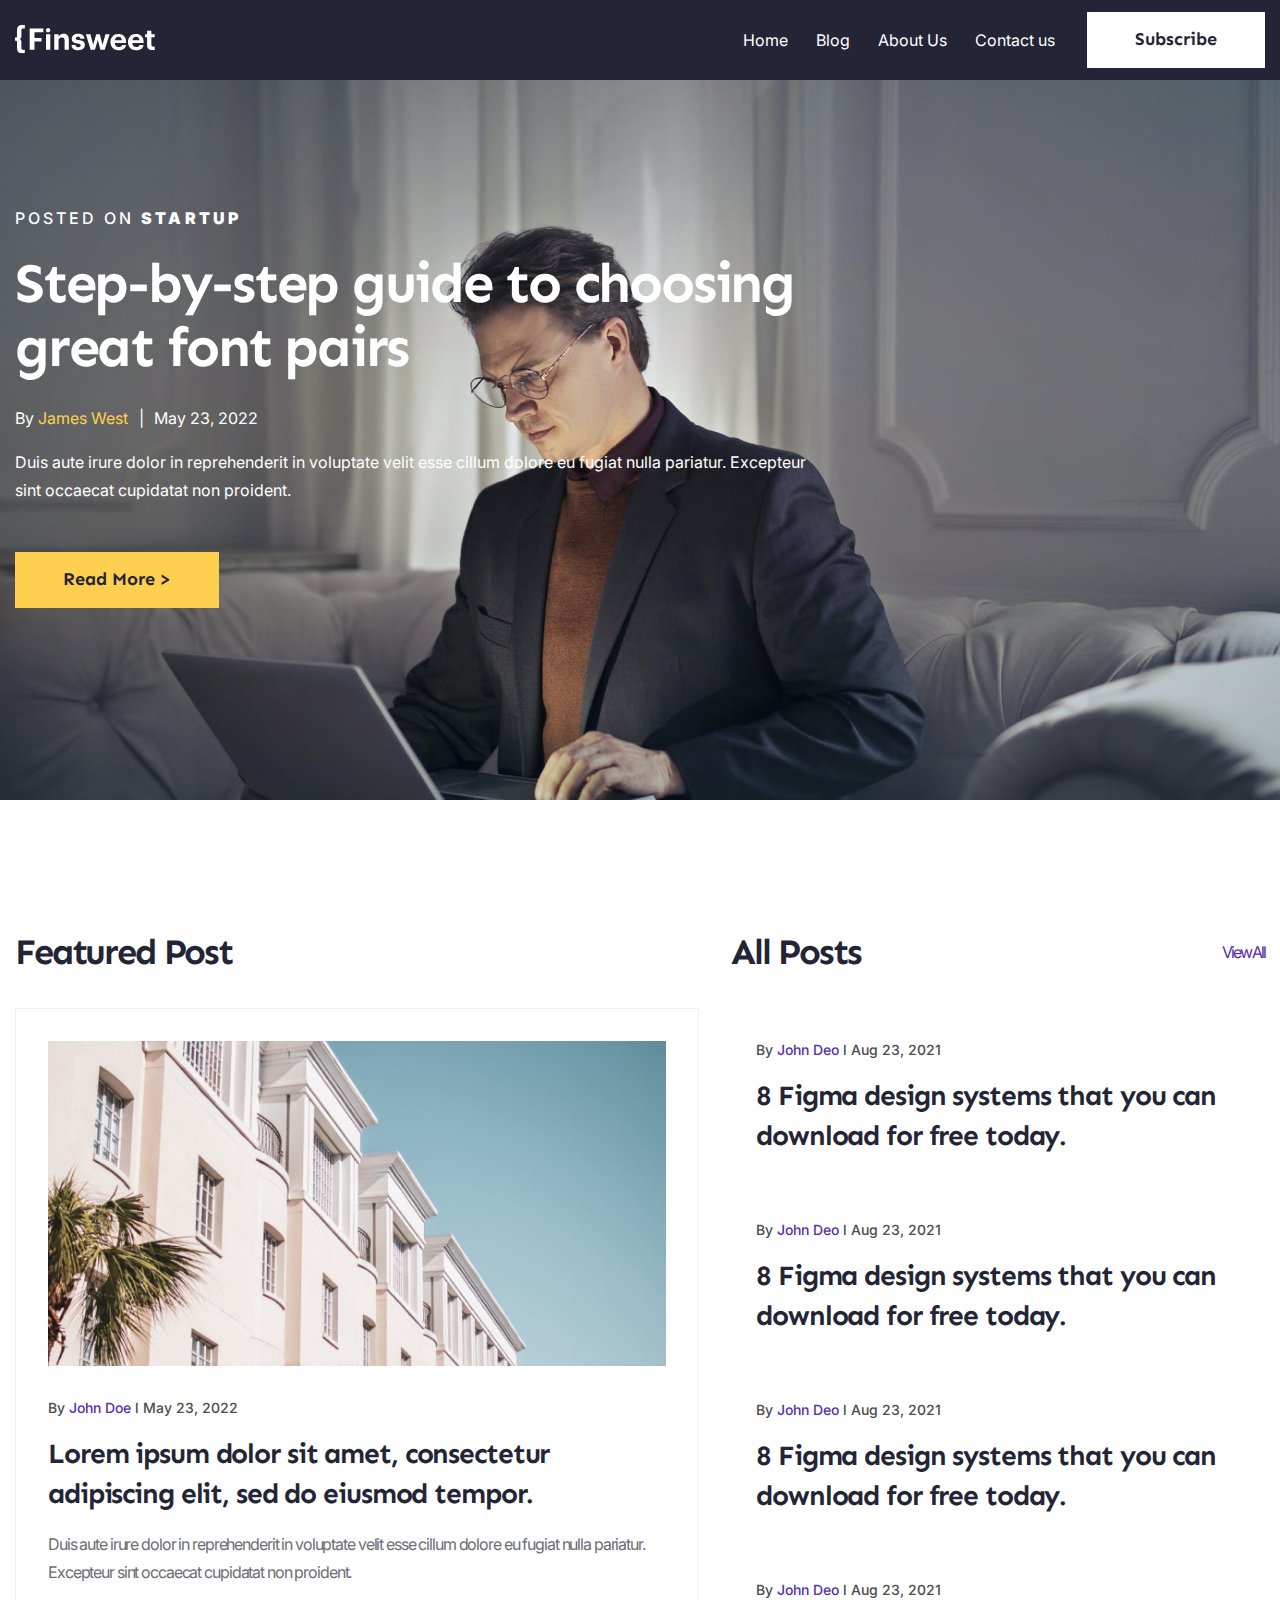
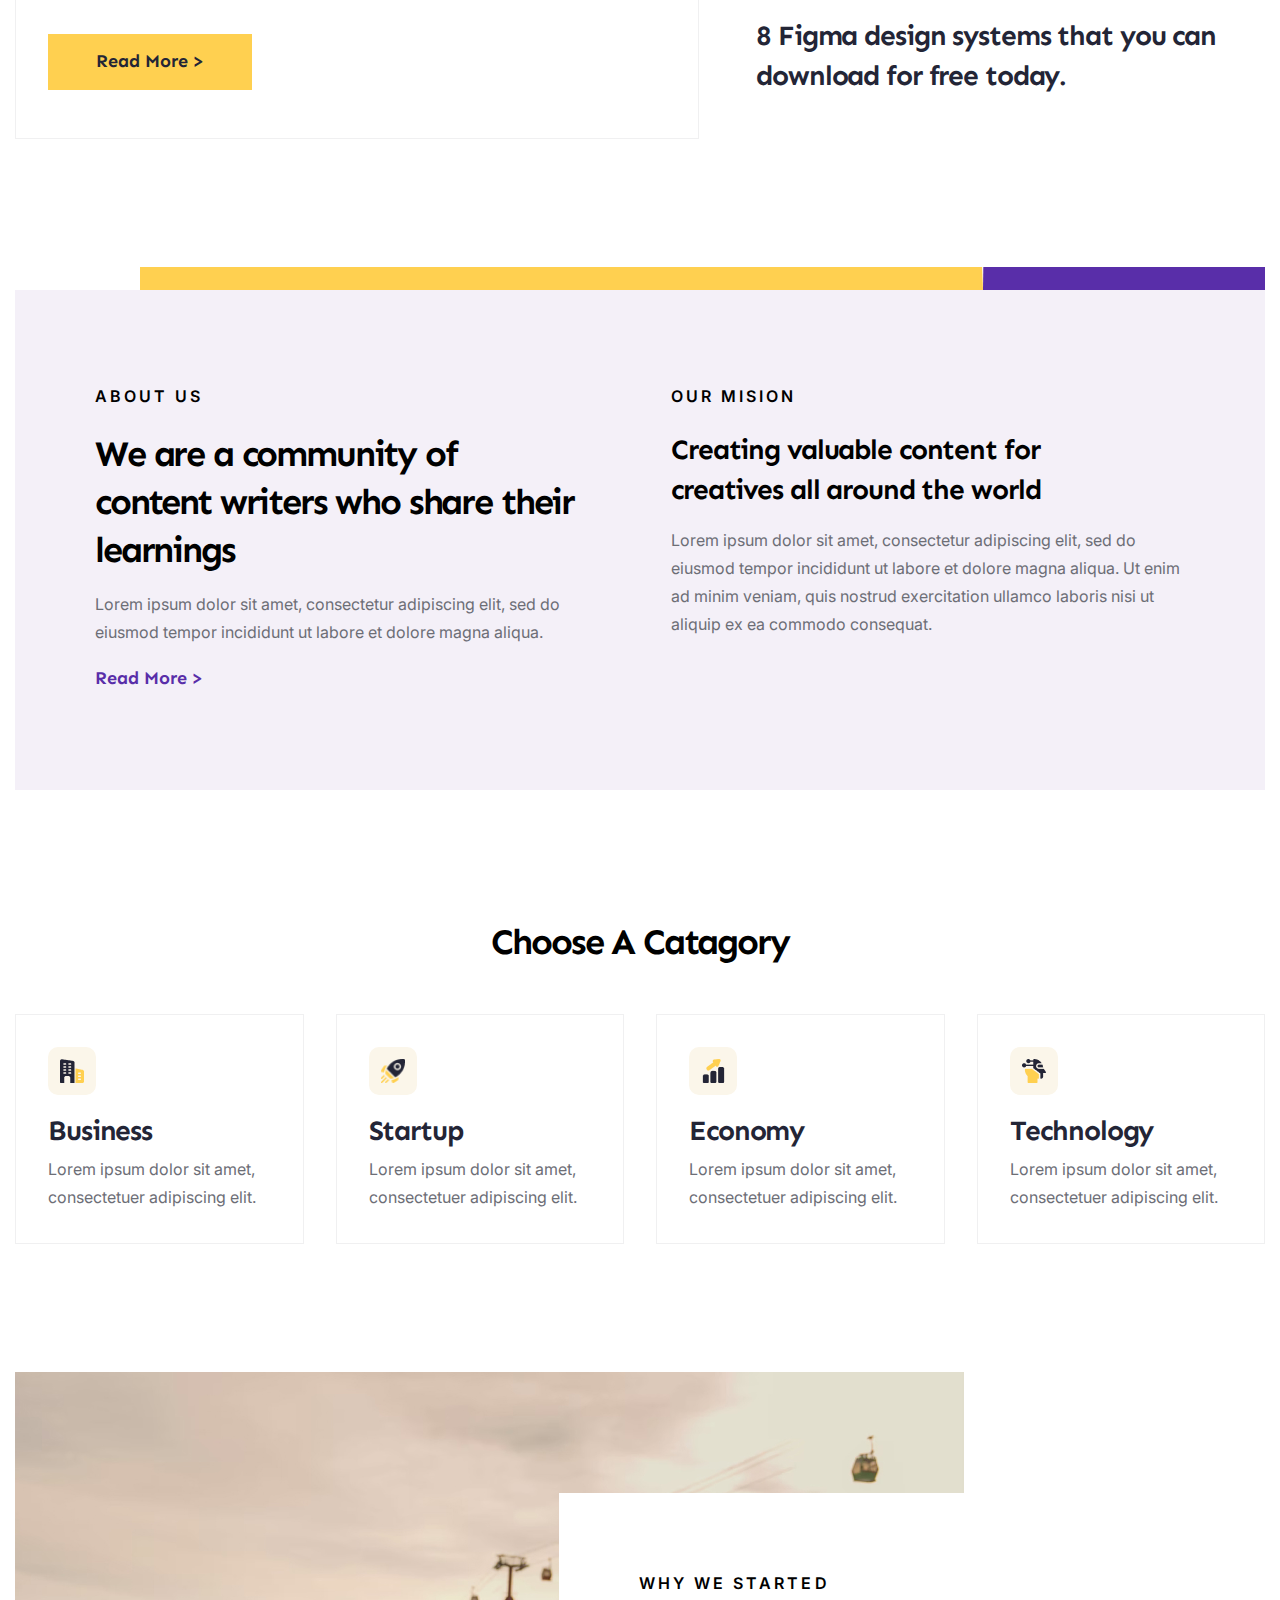
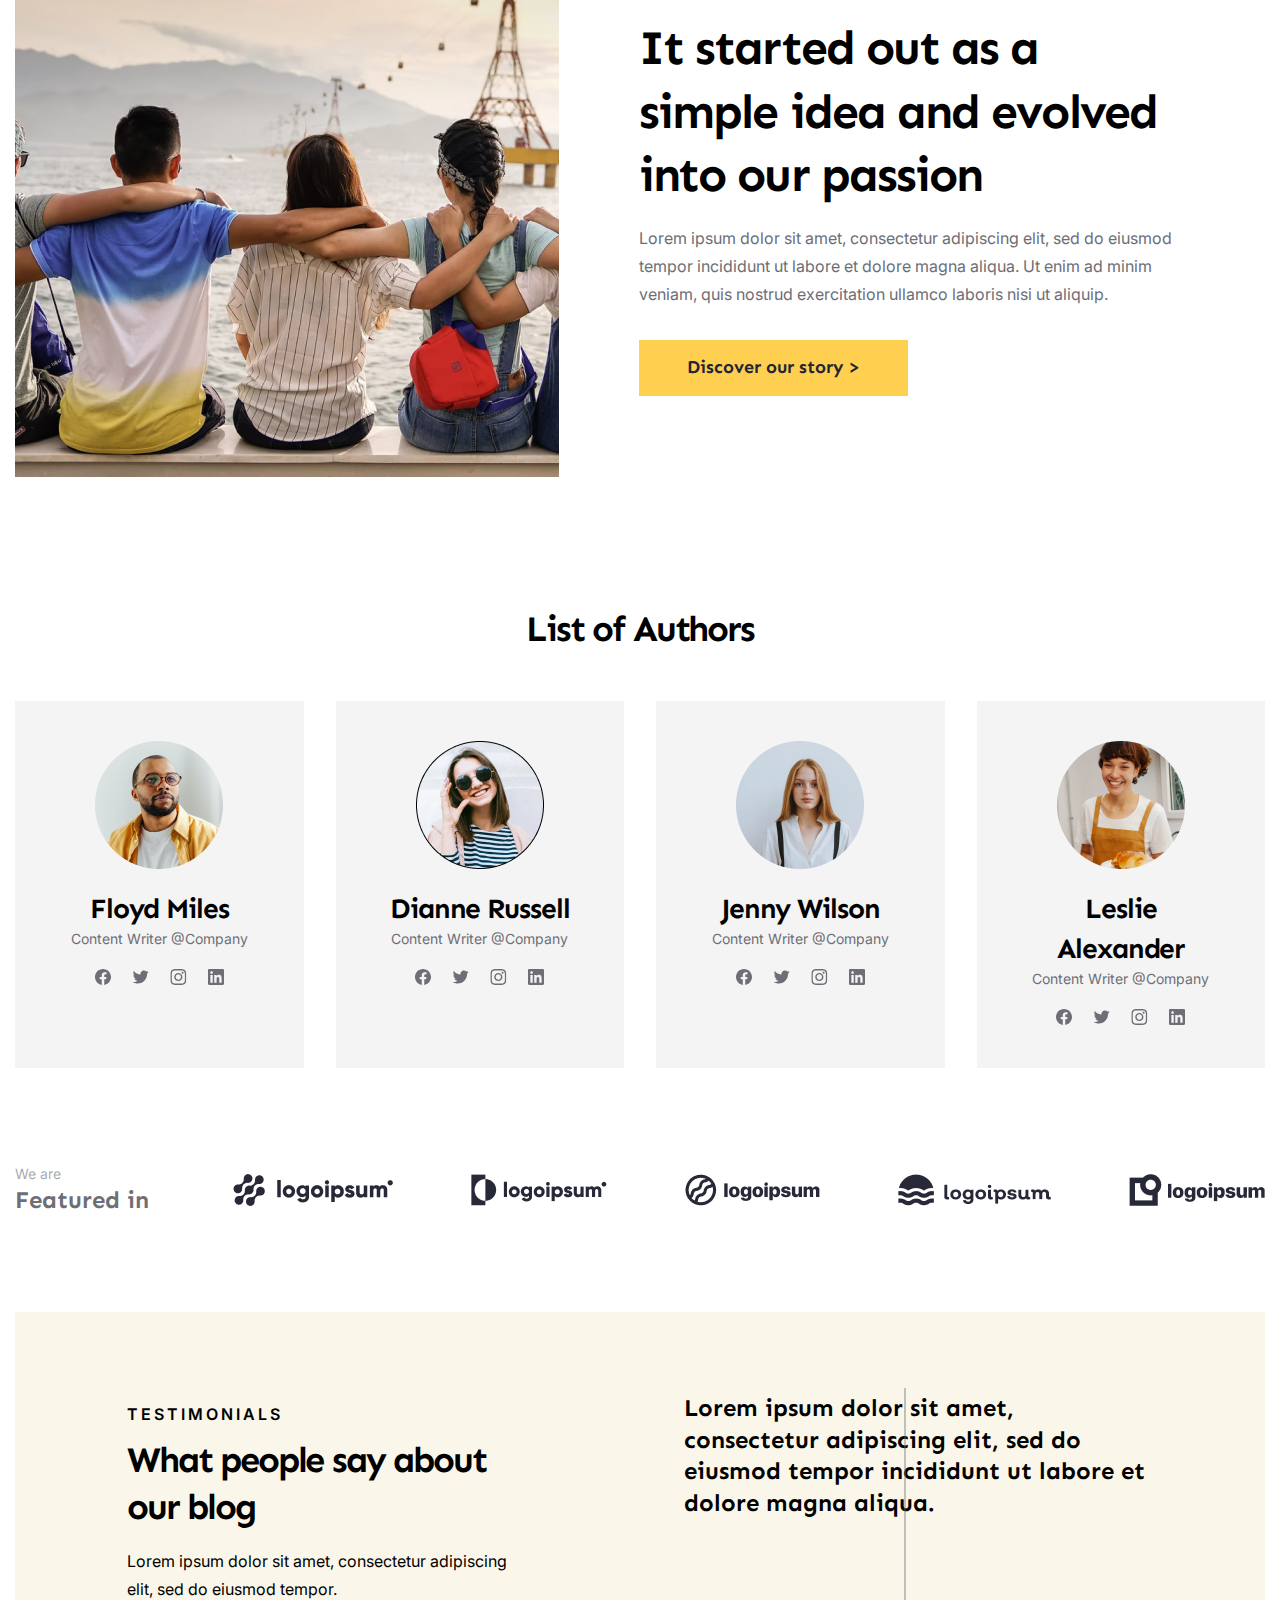
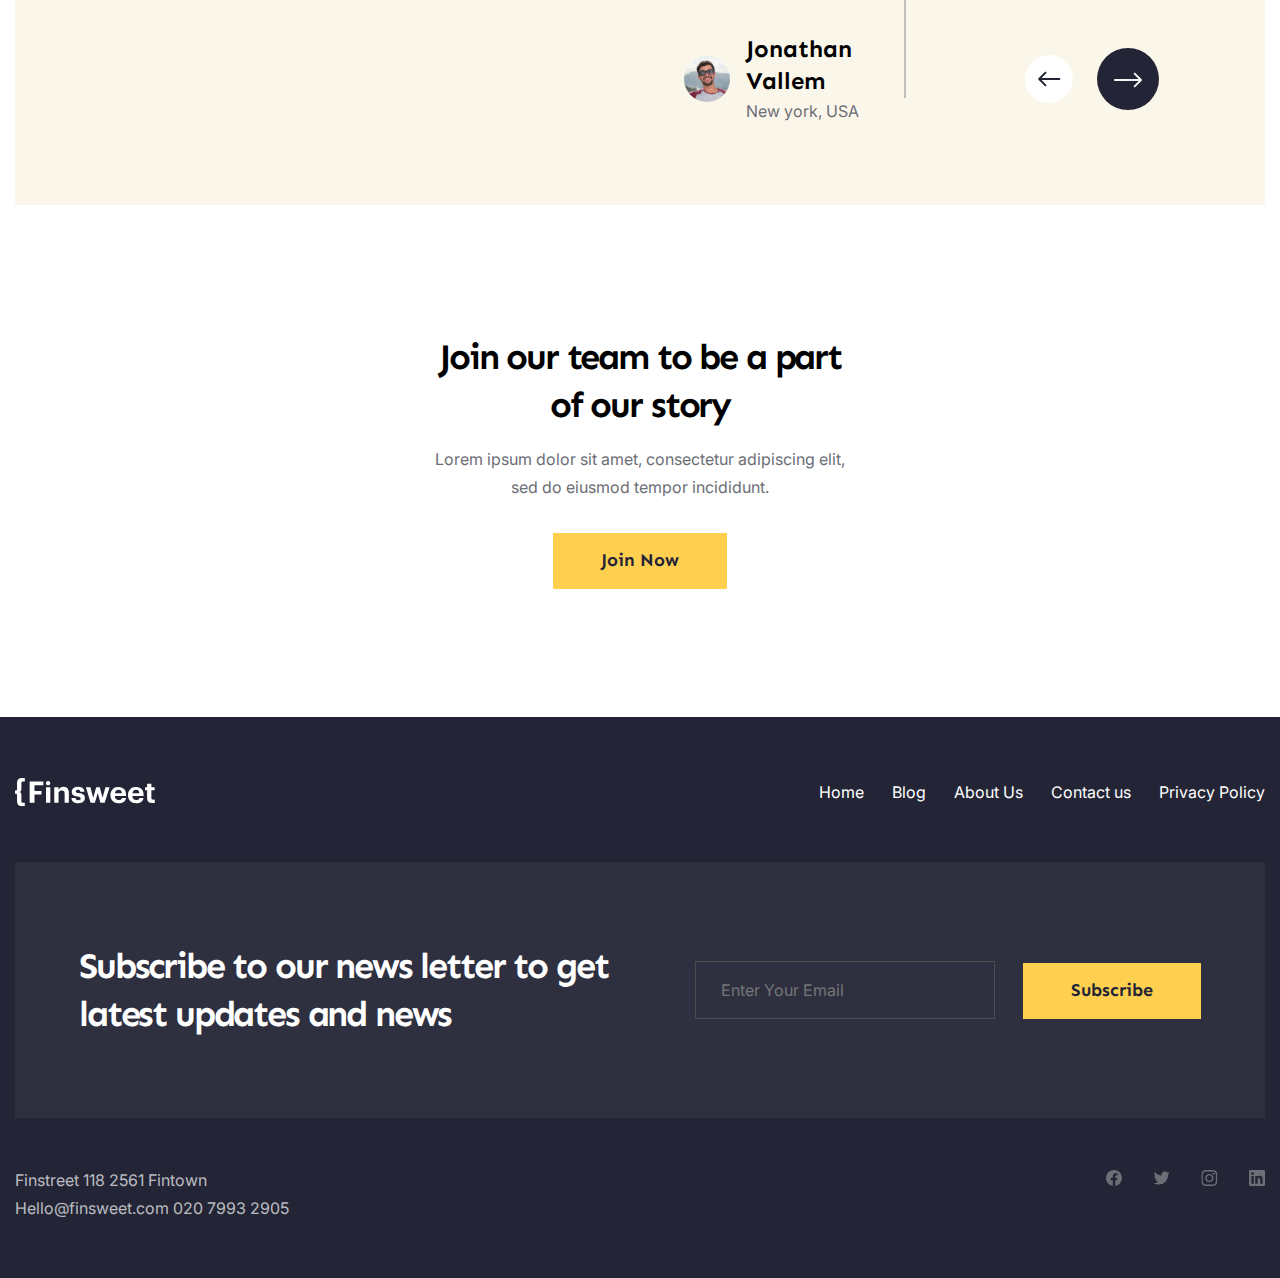
<file: index.html>
<!DOCTYPE html>
<html lang="en">

<head>
	<meta charset="UTF-8">
	<meta name="viewport" content="width=device-width, initial-scale=1.0">
	<title>Finsweet | Home</title>
	<link href="https://fonts.googleapis.com/css?family=Inter:regular,500,600,900&display=swap" rel="stylesheet" />
	<link href="https://fonts.googleapis.com/css?family=Sen:700&display=swap" rel="stylesheet" />
	<link rel="stylesheet" href="./css/main.css">
</head>

<body>
	<header class="header">
		<div class="container">
			<div class="header__navbar">
				<div class="header__logo">
					<img src="./img/logo.svg" alt="Header Logo">
				</div>
				<div class="header__navlist">
					<ul>
						<li class="navitem"><a href="#!">Home</a></li>
						<li class="navitem"><a href="#!">Blog</a></li>
						<li class="navitem"><a href="#!">About Us</a></li>
						<li class="navitem"><a href="#!">Contact us</a></li>
					</ul>
					<div class="header__navbtn">
						<a href="#!">Subscribe</a>
					</div>
				</div>
			</div>
		</div>
	</header>
	<main>
		<section>
			<div class="hero">
				<div class="container">
					<div class="hero__info">
						<div class="hero__head">
							<p>Posted on <span>startup</span></p>
						</div>
						<h1 class="hero__title">Step-by-step guide to choosing great font pairs</h1>
						<div class="hero__subtitle">
							<p class="hero__author">By <span>James West</span></p> |
							<p class="hero__date">May 23, 2022</p>
						</div>
						<p class="hero__desc">Duis aute irure dolor in reprehenderit in voluptate velit esse cillum
							dolore eu fugiat nulla pariatur. Excepteur sint occaecat cupidatat non proident.</p>
						<a href="#!" class="button">Read More ></a>
					</div>
				</div>
			</div>
		</section>
		<section>
			<div class="container">
				<div class="featured-posts">
					<div class="featured-post__item">
						<h2 class="featured-post__title">Featured Post</h2>
						<div class="featured-post__wrapper">
							<img src="./img/featured-post-img.jpg" alt="Featured post image">
							<div class="featured-post__name-date">
								<p>By <span>John Doe</span> l May 23, 2022</p>
							</div>
							<div class="featured-post__info">
								<h3>Lorem ipsum dolor sit amet, consectetur adipiscing elit, sed do eiusmod tempor.</h3>
								<p>Duis aute irure dolor in reprehenderit in voluptate velit esse cillum dolore eu
									fugiat nulla pariatur. Excepteur sint occaecat cupidatat non proident.</p>
							</div>
							<a href="#!" class="button">Read More ></a>
						</div>
					</div>
					<div class="all-posts">
						<div class="all-posts__title featured-post__title">
							<h2>All Posts</h2>
							<a href="#!">View All</a>
						</div>
						<div class="all-posts__items">
							<a href="#!" class="all-posts__item">
								<div class="item__name-date">
									<p>By <span>John Deo</span> l Aug 23, 2021 </p>
								</div>
								<div class="item__title">
									<p>8 Figma design systems that you can download for free today.</p>
								</div>
							</a>
							<a href="#!" class="all-posts__item">
								<div class="item__name-date">
									<p>By <span>John Deo</span> l Aug 23, 2021 </p>
								</div>
								<div class="item__title">
									<p>8 Figma design systems that you can download for free today.</p>
								</div>
							</a>
							<a href="#!" class="all-posts__item">
								<div class="item__name-date">
									<p>By <span>John Deo</span> l Aug 23, 2021 </p>
								</div>
								<div class="item__title">
									<p>8 Figma design systems that you can download for free today.</p>
								</div>
							</a>
							<a href="#!" class="all-posts__item">
								<div class="item__name-date">
									<p>By <span>John Deo</span> l Aug 23, 2021 </p>
								</div>
								<div class="item__title">
									<p>8 Figma design systems that you can download for free today.</p>
								</div>
							</a>
						</div>
					</div>
				</div>
			</div>
		</section>
		<section>
			<div class="about">
				<div class="container">
					<div class="about__pattern">
						<div class="pattern__yellow"><img src="./img/pattern-yellow.svg" alt=""></div>
						<div class="pattern__purple"><img src="./img/pattern-purple.svg" alt=""></div>
					</div>
					<div class="about__row">
						<div class="about__info">
							<div class="about__names">ABOUT US</div>
							<h2 class="about__title">We are a community of <br> content writers who share their
								learnings</h2>
							<p class="about__text">Lorem ipsum dolor sit amet, consectetur adipiscing elit, sed do
								eiusmod tempor incididunt ut labore et dolore magna aliqua.</p>
							<a href="#!">Read More ></a>
						</div>
						<div class="about__mission">
							<div class="about__names">Our mision</div>
							<h2 class="about__title--mission">Creating valuable content for <br> creatives all around
								the world</h2>
							<p class="about__text">Lorem ipsum dolor sit amet, consectetur adipiscing elit, sed do
								eiusmod tempor incididunt ut labore et dolore magna aliqua. Ut enim ad minim veniam,
								quis nostrud exercitation ullamco laboris nisi ut aliquip ex ea commodo consequat.</p>
						</div>
					</div>
				</div>
			</div>
		</section>
		<section>
			<div class="catagory">
				<div class="container">
					<h2 class="catagory__title">Choose A Catagory</h2>
					<div class="catagory__row">
						<a href="#!" class="catagory__item">
							<img src="./img/category-01.png" alt="" class="item__icon">
							<h2 class="item__title">Business</h2>
							<p class="item__desc">Lorem ipsum dolor sit amet, consectetuer adipiscing elit.</p>
						</a>
						<a href="#!" class="catagory__item">
							<img src="./img/category-02.png" alt="" class="item__icon--shuttle">
							<h2 class="item__title">Startup</h2>
							<p class="item__desc">Lorem ipsum dolor sit amet, consectetuer adipiscing elit.</p>
						</a>
						<a href="#!" class="catagory__item">
							<img src="./img/category-03.png" alt="" class="item__icon">
							<h2 class="item__title">Economy</h2>
							<p class="item__desc">Lorem ipsum dolor sit amet, consectetuer adipiscing elit.</p>
						</a>
						<a href="#!" class="catagory__item">
							<img src="./img/category-04.png" alt="" class="item__icon">
							<h2 class="item__title">Technology</h2>
							<p class="item__desc">Lorem ipsum dolor sit amet, consectetuer adipiscing elit.</p>
						</a>
					</div>
				</div>
			</div>
		</section>
		<section>
			<div class="container">
				<div class="special-post">
					<div class="special-post__content">
						<h2 class="special-post__title">Why we started</h2>
						<p class="special-post__text">It started out as a simple idea and evolved into our passion</p>
						<p class="special-post__desc">Lorem ipsum dolor sit amet, consectetur adipiscing elit, sed do
							eiusmod tempor incididunt ut labore et dolore magna aliqua. Ut enim ad minim veniam, quis
							nostrud exercitation ullamco laboris nisi ut aliquip.</p>
						<a href="#!" class="button">Discover our story ></a>
					</div>
				</div>
			</div>
		</section>
		<section>
			<div class="authors">
				<div class="container">
					<h2 class="authors__title">List of Authors</h2>
					<div class="authors__row">
						<div class="authors__item">
							<div class="item__avatar">
								<img src="./img/author-01.png" alt="">
							</div>
							<p class="item__name">Floyd Miles</p>
							<p class="item__profession">Content Writer @Company</p>
							<div class="item__socials">
								<a href="#!"><img src="./img/facebook.svg" alt=""></a>
								<a href="#!"><img src="./img/twitter.svg" alt=""></a>
								<a href="#!"><img src="./img/instagram.svg" alt=""></a>
								<a href="#!"><img src="./img/linkedin.svg" alt=""></a>
							</div>
						</div>
						<div class="authors__item">
							<div class="item__avatar">
								<img src="./img/author-02.png" alt="">
							</div>
							<p class="item__name">Dianne Russell</p>
							<p class="item__profession">Content Writer @Company</p>
							<div class="item__socials">
								<a href="#!"><img src="./img/facebook.svg" alt=""></a>
								<a href="#!"><img src="./img/twitter.svg" alt=""></a>
								<a href="#!"><img src="./img/instagram.svg" alt=""></a>
								<a href="#!"><img src="./img/linkedin.svg" alt=""></a>
							</div>
						</div>
						<div class="authors__item">
							<div class="item__avatar">
								<img src="./img/author-03.png" alt="">
							</div>
							<p class="item__name">Jenny Wilson</p>
							<p class="item__profession">Content Writer @Company</p>
							<div class="item__socials">
								<a href="#!"><img src="./img/facebook.svg" alt=""></a>
								<a href="#!"><img src="./img/twitter.svg" alt=""></a>
								<a href="#!"><img src="./img/instagram.svg" alt=""></a>
								<a href="#!"><img src="./img/linkedin.svg" alt=""></a>
							</div>
						</div>
						<div class="authors__item">
							<div class="item__avatar">
								<img src="./img/author-04.png" alt="">
							</div>
							<p class="item__name">Leslie Alexander</p>
							<p class="item__profession">Content Writer @Company</p>
							<div class="item__socials">
								<a href="#!"><img src="./img/facebook.svg" alt=""></a>
								<a href="#!"><img src="./img/twitter.svg" alt=""></a>
								<a href="#!"><img src="./img/instagram.svg" alt=""></a>
								<a href="#!"><img src="./img/linkedin.svg" alt=""></a>
							</div>
						</div>
					</div>
				</div>
			</div>
		</section>
		<section>
			<div class="logo-component">
				<div class="container">
					<div class="components">
						<div class="logo-component__title">
							<p>We are</p>
							<p>Featured in</p>
						</div>
						<div class="logo-component__wrapper">
							<img src="./img/logo-01.png" alt="">
							<img src="./img/logo-02.png" alt="">
							<img src="./img/logo-03.png" alt="">
							<img src="./img/logo-04.png" alt="">
							<img src="./img/logo-05.png" alt="">
						</div>
					</div>
				</div>
			</div>
		</section>
		<section>
			<div class="testimonials">
				<div class="container">
					<div class="testimonials__content">
						<div class="testimonials__heading">
							<h2 class="heading__title">TESTIMONIALs</h2>
							<p class="heading__subtitle">What people say about our blog</p>
							<p class="heading__text">Lorem ipsum dolor sit amet, consectetur adipiscing elit, sed do
								eiusmod tempor.</p>
						</div>
						<div class="testimonials__messages">
							<div class="messages__text">Lorem ipsum dolor sit amet, consectetur adipiscing elit, sed do
								<br> eiusmod tempor incididunt ut labore et dolore magna aliqua.
							</div>
							<div class="messages__profile">
								<div class="profile__avatar">
									<img src="./img/profile-avatar.svg" alt="">
								</div>
								<div class="profile__info">
									<div class="profile__name">Jonathan Vallem</div>
									<div class="profile__country">New york, USA</div>
								</div>
								<div class="profile__nav">
									<img src="./img/button-back.svg" alt="">
									<img src="./img/button-next.svg" alt="">
								</div>
							</div>
						</div>
					</div>
					<div class="testimonials__line"></div>
				</div>
			</div>
		</section>
		<section>
			<div class="join">
				<h2 class="join__title">Join our team to be a part of our story</h2>
				<p class="join__text">Lorem ipsum dolor sit amet, consectetur adipiscing elit, sed do eiusmod tempor
					incididunt.</p>
				<a href="#!" class="button">Join Now</a>
			</div>
		</section>
	</main>
	<footer class="footer">
		<div class="container">
			<div class="footer__navbar">
				<div class="footer__logo">
					<img src="./img/logo.svg" alt="Footer Logo">
				</div>
				<div class="footer__navlist">
					<ul>
						<li class="navitem"><a href="#!">Home</a></li>
						<li class="navitem"><a href="#!">Blog</a></li>
						<li class="navitem"><a href="#!">About Us</a></li>
						<li class="navitem"><a href="#!">Contact us</a></li>
						<li class="navitem"><a href="#!">Privacy Policy</a></li>
					</ul>
				</div>
			</div>
			<div class="footer__cta">
				<p class="cta__text">
					Subscribe to our news letter to get <br> latest updates and news
				</p>
				<form action="#" class="cta__form">
					<input placeholder="Enter Your Email" type="email" class="form__input"></input>
					<button class="footer__button" type="submit">Subscribe</button>
				</form>
			</div>
			<div class="footer__contacts">
				<div class="contacts__info">
					<p>Finstreet 118 2561 Fintown</p>
					<p>Hello@finsweet.com 020 7993 2905</p>
				</div>
				<div class="contacts__socials">
					<a href="#!"><img src="./img/facebook.svg" alt=""></a>
					<a href="#!"><img src="./img/twitter.svg" alt=""></a>
					<a href="#!"><img src="./img/instagram.svg" alt=""></a>
					<a href="#!"><img src="./img/linkedin.svg" alt=""></a>
				</div>
			</div>
		</div>
	</footer>
</body>

</html>
</file>
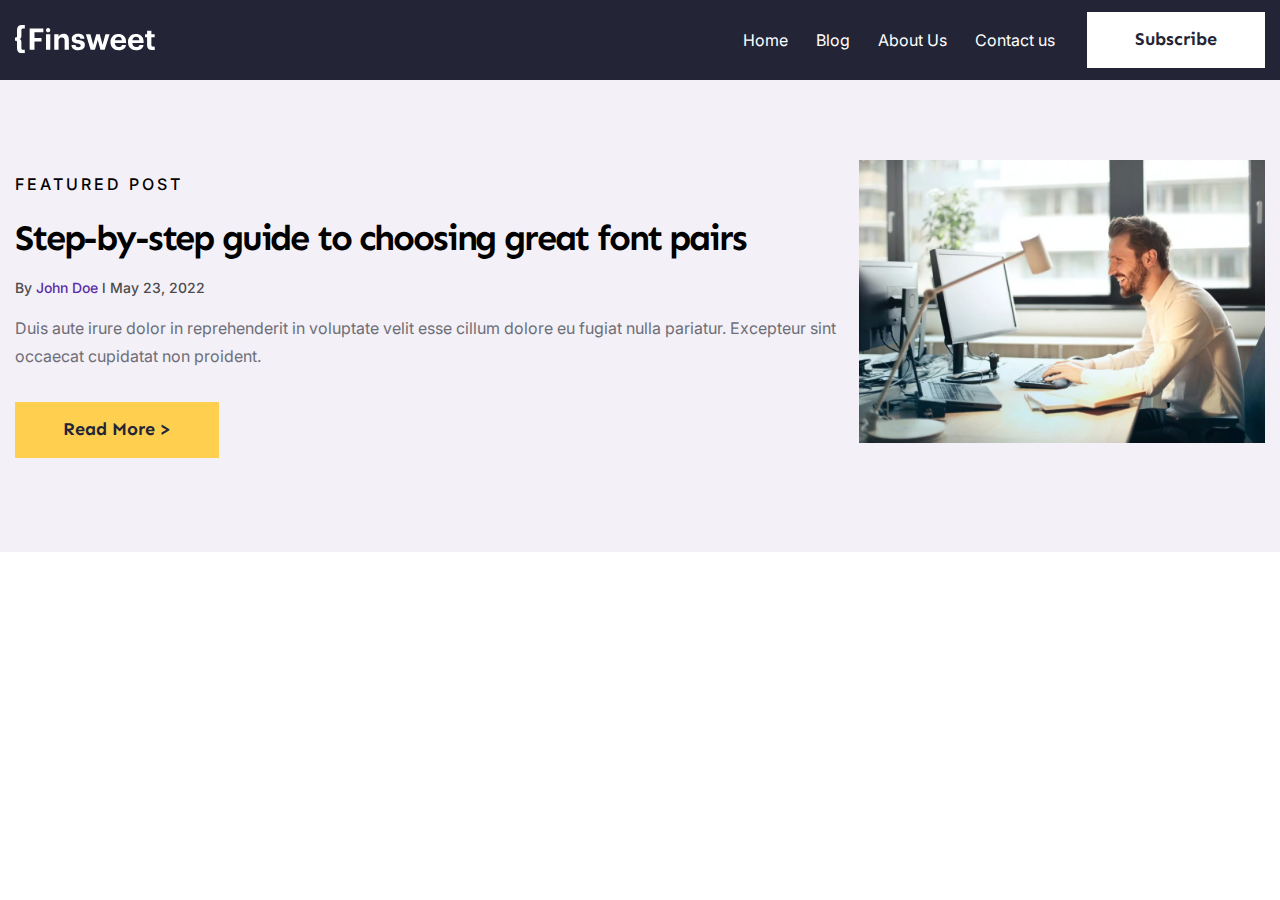
<file: blog.html>
<!DOCTYPE html>
<html lang="en">

<head>
	<meta charset="UTF-8">
	<meta name="viewport" content="width=device-width, initial-scale=1.0">
	<title>Finsweet | Blog</title>
	<link href="https://fonts.googleapis.com/css?family=Inter:regular,500,600,900&display=swap" rel="stylesheet" />
	<link href="https://fonts.googleapis.com/css?family=Sen:700&display=swap" rel="stylesheet" />
	<link rel="stylesheet" href="./css/main.css">
</head>

<body>
	<header class="header">
		<div class="container">
			<div class="header__navbar">
				<div class="header__logo">
					<img src="./img/logo.svg" alt="Header Logo">
				</div>
				<div class="header__navlist">
					<ul>
						<li class="navitem"><a href="#!">Home</a></li>
						<li class="navitem"><a href="#!">Blog</a></li>
						<li class="navitem"><a href="#!">About Us</a></li>
						<li class="navitem"><a href="#!">Contact us</a></li>
					</ul>
					<div class="header__navbtn">
						<a href="#!">Subscribe</a>
					</div>
				</div>
			</div>
		</div>
	</header>
	<main>
		<section class="blog-header">
			<div class="container">
				<div class="blog-header__wrapper">
					<div class="blog-header__content">
						<p class="content__name-category">Featured Post</p>
						<h2 class="content__title">Step-by-step guide to choosing great font pairs</h2>
						<div class="content__name-date">
							<p>By <span>John Doe</span> l May 23, 2022</p>
						</div>
						<p class="content__text">Duis aute irure dolor in reprehenderit in voluptate velit esse cillum
							dolore eu fugiat nulla pariatur. Excepteur sint occaecat cupidatat non proident.</p>
						<a href="#!" class="button">Read More ></a>
					</div>
					<div class="blog-header__image">
						<img src="./img/blog-header-img.jpg" alt="">
					</div>
				</div>
			</div>
		</section>
	</main>
</body>

</html>
</file>
<file: css/main.css>
/* Сброс стилей */
@import url(./reset.css);

/* Переменные шрифтов */
:root {
	--font-family: "Inter", sans-serif;
	--second-family: "Sen", sans-serif;
}

/* Переменные цветов */
:root {
	--black: #232536;
	--yellow: #ffd050;
	--dark-grey: #4c4c4c;
	--medium-grey: #6d6e76;
	--purple: #592ea9;
	--light: #fff;
	--light-yellow: #fbf6ea;
	--light-grey: #f4f4f4;
	--lavender: #f4f0f8;
}

body {
	font-family: var(--font-family);
	font-weight: 400;
	background: var(--light);
}

.container {
	margin: 0 auto;
	padding: 0 15px;
	max-width: 1310px;
}

.button {
	display: inline-block;
	padding: 16px 48px;
	background: var(--yellow);
	font-family: var(--second-family);
	font-weight: 700;
	font-size: 18px;
	line-height: 133%;
	color: var(--black);
	transition: background 0.2s ease-in;
}

.button:hover {
	background: #edc14a;
}

/* HEADER */

.header {
	background: var(--black);
}

.header__navbar {
	display: flex;
	justify-content: space-between;
	align-items: center;
}

.header__navlist {
	display: flex;
	align-items: center;
	column-gap: 32px;
}

.header__navlist ul li {
	display: inline-block;
}

.navitem {
	padding-right: 24px;
}

.navitem a {
	color: var(--light);
	font-size: 16px;
	line-height: 175%;
	transition: color 0.2s ease-in;
}

.navitem a:hover {
	color: var(--yellow);
}

.navitem:last-child {
	padding-right: 0;
}

.header__navbtn {
	margin: 12px 0;
	background: var(--light);
}

.header__navbtn:hover {
	background: var(--medium-grey);
}

.header__navbtn a {
	display: block;
	padding: 16px 48px;
	font-family: var(--second-family);
	font-weight: 700;
	font-size: 18px;
	line-height: 133%;
	color: var(--black);
	transition: color 0.2s ease-in;
}

.header__navbtn a:hover {
	color: var(--yellow);
}

/* Hero */

.hero {
	min-height: 720px;
	color: var(--light);
	font-size: 16px;
	background-image: url(./../img/header-bg.jpg);
	background-repeat: no-repeat;
	background-size: cover;
	background-position: center;
}

.hero__info {
	max-width: 804px;
	padding: 128px 0 192px;
	line-height: 175%;
}

.hero__head {
	font-weight: 500;
	line-height: 125%;
	letter-spacing: 0.19em;
	text-transform: uppercase;
}

.hero__head span {
	font-weight: 900;
}

.hero__title {
	margin-top: 24px;
	font-family: var(--second-family);
	font-weight: 700;
	font-size: 56px;
	line-height: 114%;
	letter-spacing: -0.04em;
}

.hero__subtitle {
	display: flex;
	justify-content: space-between;
	max-width: 243px;
	margin-top: 24px;
	font-weight: 400;
	line-height: 175%;
}

.hero__subtitle span {
	color: var(--yellow);
}

.hero__desc {
	margin-top: 16px;
	margin-bottom: 48px;
}

/* Featured Posts */

.featured-posts {
	display: flex;
	justify-content: space-between;
	margin-top: 128px;
	color: var(--black);
	column-gap: 32px;
}

.featured-post__item {
	max-width: 733px;
}

.featured-post__title {
	font-family: var(--second-family);
	font-weight: 700;
	font-size: 36px;
	line-height: 133%;
	letter-spacing: -0.06em;
}

.featured-post__wrapper {
	margin-top: 32px;
	padding: 32px 32px 48px 32px;
	border: 1px solid rgba(109, 110, 118, 0.1);
}

.featured-post__name-date {
	padding-top: 32px;
	font-family: var(--font-family);
	font-weight: 500;
	font-size: 14px;
	line-height: 143%;
	color: var(--dark-grey);
}

.featured-post__name-date span {
	color: var(--purple);
}

.featured-post__info {
	padding-top: 16px;
	font-family: var(--second-family);
	font-weight: 700;
	font-size: 28px;
	line-height: 143%;
	letter-spacing: -0.04em;
}

.featured-post__info p {
	padding-top: 16px;
	padding-bottom: 48px;
	font-family: var(--font-family);
	font-weight: 400;
	font-size: 16px;
	line-height: 175%;
	color: var(--medium-grey);
}

.all-posts__title {
	display: flex;
	justify-content: space-between;
	align-items: center;
}

.all-posts__title a {
	font-family: var(--font-family);
	font-weight: 400;
	font-size: 16px;
	line-height: 175%;
	color: var(--purple);
}

.all-posts__items {
	margin-top: 32px;
}

.all-posts__item {
	display: block;
	padding: 32px 25px 32px;
	color: var(--black);
	transition: background ease-in 0.2s;
}

.all-posts__item:hover,
.all-posts__item:active {
	background: var(--light-yellow);
}

.item__name-date {
	font-weight: 500;
	font-size: 14px;
	line-height: 143%;
	color: var(--dark-grey);
}

.item__name-date span {
	color: var(--purple);
}

.item__title {
	padding-top: 8px;
	font-family: var(--second-family);
	font-weight: 700;
	font-size: 24px;
	line-height: 133%;
}

/* About */

.about {
	margin-top: 128px;
}

.about__pattern {
	display: flex;
	justify-content: end;
}

.about__row {
	display: flex;
	justify-content: space-between;
	column-gap: 61px;
	padding: 96px 108px 96px 80px;
	background: var(--lavender);
}

.about__info {
	flex: 0 0 515px;
}

.about__info a {
	display: inline-block;
	padding-top: 16px;
	font-family: var(--second-family);
	font-weight: 700;
	font-size: 18px;
	line-height: 178%;
	color: var(--purple);
}

.about__names {
	margin-bottom: 24px;
	font-weight: 600;
	font-size: 16px;
	line-height: 125%;
	letter-spacing: 0.19em;
	text-transform: uppercase;
}

.about__title {
	margin-bottom: 16px;
	font-family: var(--second-family);
	font-weight: 700;
	font-size: 36px;
	line-height: 133%;
	letter-spacing: -0.06em;
}

.about__title--mission {
	margin-bottom: 16px;
	font-family: var(--second-family);
	font-weight: 700;
	font-size: 28px;
	line-height: 143%;
	letter-spacing: -0.04em;
}

.about__text {
	font-family: var(--font-family);
	font-weight: 400;
	font-size: 16px;
	line-height: 175%;
	color: var(--medium-grey);
}

.about__mission {
	flex: 0 0 516px;
}

/* Catagory */

.catagory {
	margin-top: 128px;
}

.catagory__title {
	font-family: var(--second-family);
	font-weight: 700;
	font-size: 36px;
	line-height: 133%;
	letter-spacing: -0.06em;
	text-align: center;
}

.catagory__row {
	display: flex;
	column-gap: 32px;
	padding-top: 48px;
}

.catagory__item {
	padding: 32px;
	border: 1px solid rgba(109, 110, 118, 0.1);
	color: var(--black);
	transition: background ease-in 0.2s;
}

.catagory__item:hover,
.catagory__item:active {
	background: var(--yellow);
}

.item__icon {
	width: 48px;
	height: 48px;
	background: var(--light-yellow);
	border-radius: 10px;
}

.item__icon--shuttle {
	width: 48px;
	height: 48px;
	padding: 12px;
	background: var(--light-yellow);
	border-radius: 10px;
}

.item__title {
	padding-top: 16px;
	font-size: 28px;
	line-height: 143%;
	letter-spacing: -0.04em;
}

.item__desc {
	padding-top: 4px;
	font-family: var(--font-family);
	font-weight: 400;
	font-size: 16px;
	line-height: 175%;
	color: var(--medium-grey);
}

/* Special Post */

.special-post {
	margin-top: 128px;
	height: 705px;
	background-image: url(./../img/special-post-bg-img.jpg);
	background-repeat: no-repeat;
	position: relative;
}

.special-post__content {
	position: absolute;
	right: 0;
	bottom: 0;
	width: 706px;
	height: 584px;
	padding: 80px;
	background: var(--light);
}

.special-post__title {
	font-family: var(--font-family);
	font-weight: 600;
	font-size: 16px;
	line-height: 125%;
	letter-spacing: 0.19em;
	text-transform: uppercase;
}

.special-post__text {
	margin-top: 24px;
	font-family: var(--second-family);
	font-weight: 700;
	font-size: 48px;
	line-height: 133%;
	letter-spacing: -0.04em;
}

.special-post__desc {
	margin-top: 16px;
	margin-bottom: 32px;
	font-family: var(--font-family);
	font-weight: 400;
	font-size: 16px;
	line-height: 175%;
	color: var(--medium-grey);
}

/* Authors */

.authors {
	margin-top: 128px;
	font-family: var(--second-family);
	font-weight: 700;
}

.authors__title {
	font-size: 36px;
	line-height: 133%;
	letter-spacing: -0.06em;
	text-align: center;
}

.authors__row {
	display: flex;
	justify-content: space-between;
	column-gap: 32px;
	margin-top: 48px;
}

.authors__item {
	width: 296px;
	padding: 40px 43px;
	background: var(--light-grey);
	text-align: center;
}

.item__name {
	margin-top: 20px;
	font-size: 28px;
	line-height: 143%;
	letter-spacing: -0.04em;
}

.item__profession {
	font-family: var(--font-family);
	font-weight: 400;
	font-size: 14px;
	line-height: 143%;
	color: var(--medium-grey);
}

.item__socials {
	margin-top: 20px;
}

.item__socials a {
	margin-right: 16px;
}

.item__socials a:last-child {
	margin-right: 0;
}

/* Logo Component */

.logo-component {
	margin-top: 96px;
}

.components {
	display: flex;
	justify-content: space-between;
	align-items: center;
}

.logo-component__title {
	font-family: var(--font-family);
	font-weight: 400;
	font-size: 14px;
	line-height: 143%;
	text-align: left;
	color: rgba(109, 110, 118, 0.6);
}

.logo-component__title p:last-child {
	font-family: var(--second-family);
	font-weight: 700;
	font-size: 24px;
	line-height: 133%;
	color: var(--medium-grey);
}

.logo-component__wrapper img {
	margin-right: 74px;
}

.logo-component__wrapper img:last-child {
	margin-right: 0;
}

/* Testimonials */

.testimonials {
	margin-top: 96px;
	position: relative;
}

.testimonials__content {
	display: flex;
	background: var(--light-yellow);
}

.testimonials__heading {
	padding: 92px 80px 172px 112px;
	font-family: var(--font-family);
}

.heading__title {
	font-weight: 600;
	font-size: 16px;
	line-height: 125%;
	letter-spacing: 0.19em;
	text-transform: uppercase;
}

.heading__subtitle {
	margin-top: 12px;
	font-family: var(--second-family);
	font-weight: 700;
	font-size: 36px;
	line-height: 133%;
	letter-spacing: -0.06em;
}

.heading__text {
	margin-top: 16px;
	font-weight: 400;
	font-size: 16px;
	line-height: 175%;
}

.testimonials__line {
	position: absolute;
	top: 230px;
	left: 750px;
	border: 1px solid rgba(109, 110, 118, 0.4);
	width: 310px;
	transform: rotate(-90deg);
}

.testimonials__messages {
	padding: 80px 111px 80px 96px;
}

.messages__text {
	padding-bottom: 114px;
	font-family: var(--second-family);
	font-weight: 700;
	font-size: 24px;
	line-height: 133%;
}

.messages__profile {
	display: flex;
	align-items: center;
}

.profile__avatar {
	margin-right: 16px;
}

.profile__info {
	margin-right: 92px;
}

.profile__name {
	font-family: var(--second-family);
	font-weight: 700;
	font-size: 24px;
	line-height: 133%;
}

.profile__country {
	font-family: var(--font-family);
	font-weight: 400;
	font-size: 16px;
	line-height: 175%;
	color: var(--medium-grey);
}

.profile__nav {
	display: flex;
	align-items: center;
	gap: 24px;
}

/* Join */

.join {
	margin: 128px auto;
	max-width: 414px;
	text-align: center;
}

.join__title {
	font-family: var(--second-family);
	font-weight: 700;
	font-size: 36px;
	line-height: 133%;
	letter-spacing: -0.06em;
}

.join__text {
	margin: 16px 0 32px;
	font-family: var(--font-family);
	font-weight: 400;
	font-size: 16px;
	line-height: 175%;
	color: var(--medium-grey);
}

/* Footer */

.footer {
	background: var(--black);
	color: var(--light);
}

.footer__navbar {
	display: flex;
	justify-content: space-between;
	align-items: center;
	padding-top: 61px;
}

.footer__navlist {
	display: flex;
	align-items: center;
	column-gap: 32px;
}

.footer__navlist ul li {
	display: inline-block;
}

.footer__cta {
	display: flex;
	gap: 64px;
	justify-content: space-between;
	align-items: center;
	margin-top: 55px;
	padding: 80px 64px;
	background: rgba(255, 255, 255, 0.05);
}

.cta__text {
	font-family: var(--second-family);
	font-weight: 700;
	font-size: 36px;
	line-height: 133%;
	letter-spacing: -0.06em;
	color: var(--light);
}

.form__input {
	margin-right: 24px;
	padding: 14px 25px;
	font-family: var(--font-family);
	font-weight: 400;
	font-size: 16px;
	line-height: 175%;
	color: var(--medium-grey);
	border: 1px solid var(--dark-grey);
}

.footer__button {
	display: inline-block;
	padding: 16px 48px;
	background: var(--yellow);
	font-family: var(--second-family);
	font-weight: 700;
	font-size: 18px;
	line-height: 133%;
	color: var(--black);
	transition: background 0.2s ease-in;
}

.footer__button:hover {
	background: #edc14a;
}

.footer__contacts {
	display: flex;
	justify-content: space-between;
	align-items: baseline;
	margin-top: 48px;
	padding-bottom: 56px;
}

.contacts__info {
	font-family: var(--font-family);
	font-weight: 400;
	font-size: 16px;
	line-height: 175%;
	color: rgba(255, 255, 255, 0.7);
}

.contacts__socials a {
	margin-right: 27px;
}

.contacts__socials a:last-child {
	margin-right: 0;
}

/* BLOG */

.blog-header {
	background: var(--lavender);
}

.blog-header__wrapper {
	display: flex;
	justify-content: space-between;
}

.blog-header__content {
	padding: 94px 0;
}

.content__name-category {
	font-weight: 500;
	font-size: 16px;
	line-height: 125%;
	letter-spacing: 0.19em;
	text-transform: uppercase;
}

.content__title {
	margin-top: 20px;
	font-family: var(--second-family);
	font-weight: 700;
	font-size: 36px;
	line-height: 133%;
	letter-spacing: -0.06em;
}

.content__name-date {
	margin-top: 16px;
	font-weight: 500;
	font-size: 14px;
	line-height: 143%;
	color: var(--dark-grey);
}

.content__name-date span {
	color: var(--purple);
}

.content__text {
	margin: 16px 0 32px;
	font-weight: 400;
	font-size: 16px;
	line-height: 175%;
	color: var(--medium-grey);
}

.blog-header__image {
	margin: 80px 0;
	/* width: 515px;
	height: 359px; */
}
</file>
